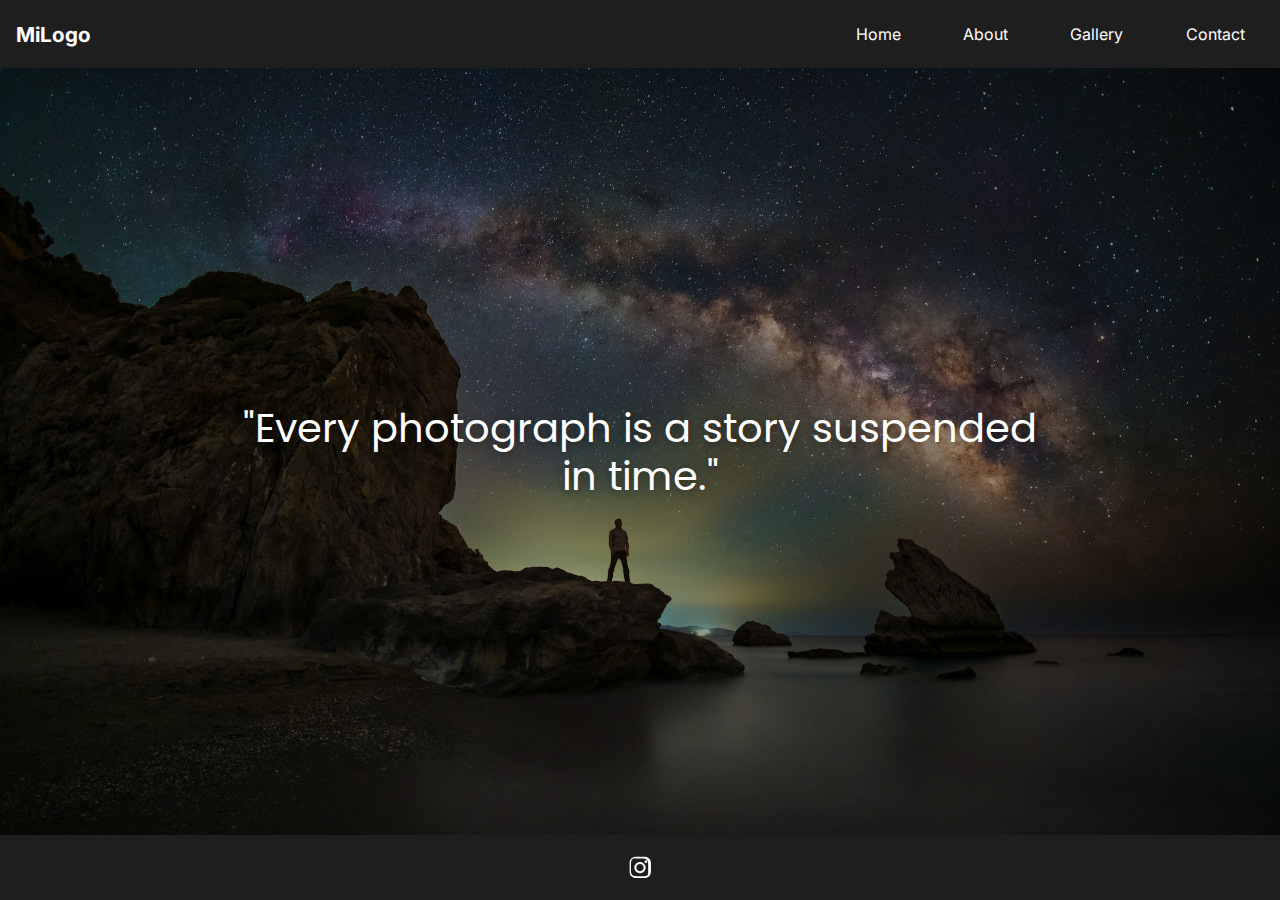
<file: index.html>
<!DOCTYPE html>
<html lang="en">
  <head>
    <meta charset="UTF-8" />
    <meta name="viewport" content="width=device-width, initial-scale=1.0" />
    <link
      rel="stylesheet"
      href="https://fonts.googleapis.com/css2?family=Material+Symbols+Outlined"
    />
    <link
      href="https://fonts.googleapis.com/icon?family=Material+Icons"
      rel="stylesheet"
    />
    <link
      rel="stylesheet"
      href="https://cdnjs.cloudflare.com/ajax/libs/font-awesome/6.4.0/css/all.min.css"
    />
    <title>Toledoplay</title>
    <link
      href="https://fonts.googleapis.com/css2?family=Inter:wght@300;400;500;600;700&family=Poppins:wght@300;400;600&display=swap"
      rel="stylesheet"
    />
    <link rel="stylesheet" href="css/style.css" />
    <link rel="stylesheet" href="css/tablet.css" />
    <link rel="stylesheet" href="css/desktop.css" />
  </head>
  <body>
    <header class="navbar">
      <div class="logo">MiLogo</div>

      <button class="menu-toggle" id="menu-toggle">☰</button>

      <nav class="nav-links" id="nav-links">
        <a href="index.html" class="active">Home</a>
        <a href="about.html">About</a>
        <a href="gallery.html">Gallery</a>
        <a href="contact.html">Contact</a>
      </nav>
    </header>

    <!-- HERO -->
    <main class="main" id="home">
      <section class="hero">
        <picture class="hero__media">
          <source
            srcset="images/hero-desktop.jpg"
            media="(min-width: 1024px)"
          />
          <source srcset="images/hero-tablet.jpg" media="(min-width: 768px)" />
          <img
            src="images/hero-mobile.jpg"
            alt="Fotografía profesional"
            class="hero__img"
          />
        </picture>

        <div class="container hero__content">
          <div class="hero__text">
            <h2 class="hero__quote mobile">
              "Every moment tells its own story."
            </h2>
            <h2 class="hero__quote tablet">
              "Light writes what words cannot."
            </h2>
            <h2 class="hero__quote desktop">
              "Every photograph is a story suspended in time."
            </h2>
          </div>
        </div>
      </section>
    </main>

    <footer class="footer">
      <a
        href="https://www.instagram.com/tu_usuario"
        target="_blank"
        class="instagram__btn"
      >
        <svg viewBox="0 0 448 512" class="instagram-icon">
          <path
            d="M224.1 141c-63.6 0-114.9 51.3-114.9 114.9s51.3 114.9 
          114.9 114.9S339 319.5 339 255.9 287.7 141 224.1 
          141zm0 189.6c-41.2 0-74.7-33.5-74.7-74.7s33.5-74.7 
          74.7-74.7 74.7 33.5 74.7 74.7-33.5 74.7-74.7 
          74.7zm146.4-194.3c0 14.9-12 26.9-26.9 
          26.9s-26.9-12-26.9-26.9 12-26.9 
          26.9-26.9 26.9 12 26.9 
          26.9zm76.1 27.2c-.2-35.2-9.9-66.5-36.2-92.7C384 
          44 352.7 34.3 317.5 34.1c-35.3-.2-140.7-.2-176 
          0C106.2 34.3 74.9 44 49 69.9 22.7 96.1 13 
          127.4 12.8 162.6c-.2 35.3-.2 140.7 0 
          176 0 35.2 9.7 66.5 36 92.8 26.2 26.3 57.5 
          36 92.7 36.2 35.3.2 140.7.2 176 
          0 35.2 0 66.5-9.7 92.8-36 
          26.3-26.2 36-57.5 
          36.2-92.7.2-35.3.2-140.8 
          0-176zm-48.5 216c-7.8 
          19.6-23 34.7-42.6 
          42.5-29.5 11.7-99.5 
          9-132.3 9s-102.7 2.6-132.3-9c-19.6-7.8-34.7-23-42.5-42.6-11.7-29.5-9-99.5-9-132.3s-2.6-102.7 
          9-132.3c7.8-19.6 23-34.7 
          42.6-42.5C104.3 70.7 174.3 
          73.3 207.1 73.3s102.7-2.6 
          132.3 9c19.6 7.8 34.7 23 
          42.5 42.6 11.7 29.5 9 
          99.5 9 132.3s2.7 102.8-9 
          132.4z"
          />
        </svg>
      </a>
    </footer>

    <script src="javascript/menu.js"></script>
  </body>
</html>
</file>
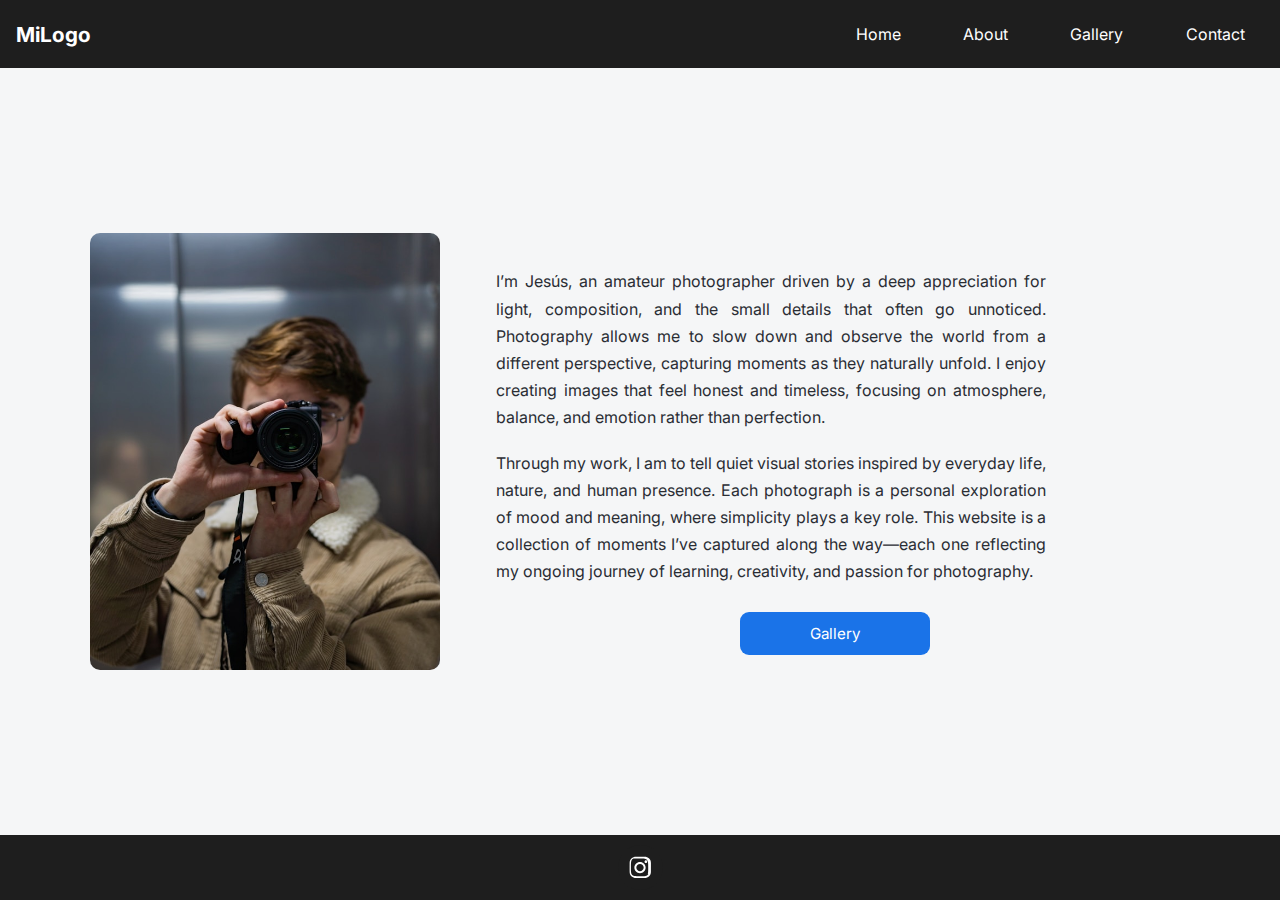
<file: about.html>
<!DOCTYPE html>
<html lang="en">
  <head>
    <meta charset="UTF-8" />
    <meta name="viewport" content="width=device-width, initial-scale=1.0" />
    <link
      rel="stylesheet"
      href="https://fonts.googleapis.com/css2?family=Material+Symbols+Outlined"
    />
    <link
      href="https://fonts.googleapis.com/icon?family=Material+Icons"
      rel="stylesheet"
    />
    <link
      rel="stylesheet"
      href="https://cdnjs.cloudflare.com/ajax/libs/font-awesome/6.4.0/css/all.min.css"
    />
    <title>Toledoplay</title>
    <link
      href="https://fonts.googleapis.com/css2?family=Inter:wght@300;400;500;600;700&family=Poppins:wght@300;400;600&display=swap"
      rel="stylesheet"
    />
    <link rel="stylesheet" href="css/style.css" />
    <link rel="stylesheet" href="css/tablet.css" />
    <link rel="stylesheet" href="css/desktop.css" />
  </head>
  <body>
    <header class="navbar">
      <div class="logo">MiLogo</div>

      <button class="menu-toggle" id="menu-toggle">☰</button>

      <nav class="nav-links" id="nav-links">
        <a href="index.html">Home</a>
        <a href="about.html" class="active">About</a>
        <a href="gallery.html">Gallery</a>
        <a href="contact.html">Contact</a>
      </nav>
    </header>

    <!-- about -->
    <main class="main" id="about">
      <section class="about container">
        <h2>About me</h2>
        <div class="about__img">
          <img src="images/portrait.jpg" alt="portrait" />
        </div>
        <div class="about__me">
          <div class="about__text">
            <p>
              I’m Jesús, an amateur photographer driven by a deep appreciation
              for light, composition, and the small details that often go
              unnoticed. Photography allows me to slow down and observe the
              world from a different perspective, capturing moments as they
              naturally unfold. I enjoy creating images that feel honest and
              timeless, focusing on atmosphere, balance, and emotion rather than
              perfection.
            </p>
            <p>
              Through my work, I am to tell quiet visual stories inspired by
              everyday life, nature, and human presence. Each photograph is a
              personal exploration of mood and meaning, where simplicity plays a
              key role. This website is a collection of moments I’ve captured
              along the way—each one reflecting my ongoing journey of learning,
              creativity, and passion for photography.
            </p>
            <div class="btn">Gallery</div>
          </div>
        </div>
      </section>
    </main>

    <footer class="footer">
      <a
        href="https://www.instagram.com/tu_usuario"
        target="_blank"
        class="instagram__btn"
      >
        <svg viewBox="0 0 448 512" class="instagram-icon">
          <path
            d="M224.1 141c-63.6 0-114.9 51.3-114.9 114.9s51.3 114.9 
          114.9 114.9S339 319.5 339 255.9 287.7 141 224.1 
          141zm0 189.6c-41.2 0-74.7-33.5-74.7-74.7s33.5-74.7 
          74.7-74.7 74.7 33.5 74.7 74.7-33.5 74.7-74.7 
          74.7zm146.4-194.3c0 14.9-12 26.9-26.9 
          26.9s-26.9-12-26.9-26.9 12-26.9 
          26.9-26.9 26.9 12 26.9 
          26.9zm76.1 27.2c-.2-35.2-9.9-66.5-36.2-92.7C384 
          44 352.7 34.3 317.5 34.1c-35.3-.2-140.7-.2-176 
          0C106.2 34.3 74.9 44 49 69.9 22.7 96.1 13 
          127.4 12.8 162.6c-.2 35.3-.2 140.7 0 
          176 0 35.2 9.7 66.5 36 92.8 26.2 26.3 57.5 
          36 92.7 36.2 35.3.2 140.7.2 176 
          0 35.2 0 66.5-9.7 92.8-36 
          26.3-26.2 36-57.5 
          36.2-92.7.2-35.3.2-140.8 
          0-176zm-48.5 216c-7.8 
          19.6-23 34.7-42.6 
          42.5-29.5 11.7-99.5 
          9-132.3 9s-102.7 2.6-132.3-9c-19.6-7.8-34.7-23-42.5-42.6-11.7-29.5-9-99.5-9-132.3s-2.6-102.7 
          9-132.3c7.8-19.6 23-34.7 
          42.6-42.5C104.3 70.7 174.3 
          73.3 207.1 73.3s102.7-2.6 
          132.3 9c19.6 7.8 34.7 23 
          42.5 42.6 11.7 29.5 9 
          99.5 9 132.3s2.7 102.8-9 
          132.4z"
          />
        </svg>
      </a>
    </footer>

    <script src="javascript/menu.js"></script>
  </body>
</html>
</file>
<file: css/style.css>
:root {
  /* Fondo */
  --color-bg: #f5f6f7;

  /* Texto */
  --color-text: #2a2d34;
  --color-text-light: #6f7277;

  /* Botones */
  --color-primary: #1a73e8;
  --color-primary-hover: #1666cc;
  --color-link: #4b8df7;

  --white: #ffffff;
  --black: #1e1e1e;
}

/* RESET */
*,
::before,
::after {
  box-sizing: border-box;
  margin: 0;
  padding: 0;
}
html,
body {
  height: 100%;
}
body {
  min-height: 100vh;
  display: flex;
  flex-direction: column;
}
ol,
ul {
  list-style: none;
}
img {
  max-width: 100%;
  height: auto;
  display: block;
}
h1,
h2,
h3 {
  font-family: "Poppins", sans-serif;
  margin: 0;
}
a {
  text-decoration: none;
}

body {
  background: var(--color-bg);
  color: var(--color-text);
  font-family: "Inter", sans-serif;
  display: flex;
  flex-direction: column;
  min-height: 100vh;
}

.btn {
  align-items: flex-start;
  text-align: center;
  margin-top: 8px;
  font-size: 0.95rem;
  padding: 10px 18px;
  color: var(--white);
  background-color: var(--color-primary);
  border-radius: 9px;
  text-decoration: none;
  cursor: pointer;
  transition: background-color 0.3s ease;
  transform: 0.2s ease;
  box-shadow: 0.3s ease;

  &:hover {
    background-color: var(--color-primary-hover);
    transform: translateY(-2px);
    box-shadow: 0 8px 10px rgba(26, 115, 232, 0.25);
  }
}

/* Containers */
.container {
  width: 100%;
  max-width: 1100px;
  margin: 0 auto;
  padding: 0 20px;
  box-sizing: border-box;
}

/* HEADER */
.navbar {
  position: relative;
  display: flex;
  align-items: center;
  justify-content: space-between;
  background-color: var(--black);
  padding: 1rem;
  color: var(--white);
  z-index: 10;
}

.logo {
  font-size: 1.3rem;
  font-weight: bold;
}

.menu-toggle {
  font-size: 1.5rem;
  background: none;
  border: none;
  color: var(--white);
  cursor: pointer;
  z-index: 20;
}

/* Menú oculto en mobile */
.nav-links {
  position: absolute;
  top: 100%;
  left: 0;
  width: 100%;
  height: calc(100vh - 64px);
  background-color: var(--black);
  display: none;
  flex-direction: column;
  align-items: center;
  justify-content: center;
}

.nav-links a {
  color: var(--white);
  text-decoration: none;
  font-size: 1.5rem;
  padding: 2rem 0;
  transition: transform 0.3s ease;

  &:hover {
    background-color: var(--color-link);
    color: var(--black);
    font-weight: bold;
    width: 100%;
    text-align: center;
    transform: translateY(-3px);
  }
  & .active {
    color: var(--color-primary-hover);
    font-weight: bold;
    border-bottom: 2px solid var(--color-primary-hover);
  }
}

/* Clase que se activa con JS */
.nav-links.active {
  display: flex;
}

/* HERO - MOBILE FIRST */
.main {
  flex: 1;
  display: flex;
}
.hero {
  position: relative;
  flex: 1;
  width: 100%;
  overflow: hidden;
  display: flex;
}

.hero__media {
  position: absolute;
  inset: 0;
}

.hero__img {
  width: 100%;
  height: 100%;
  object-fit: cover;
  filter: brightness(60%);
}
.hero__content {
  position: relative;
  z-index: 2;
  display: flex;
  align-items: center;
  justify-content: center;
  flex: 1;
}

.hero__text {
  color: var(--white);
  text-align: center;
  padding: 0 20px;
  max-width: 800px;
}

/* Frases por defecto - Mobile visible, otras ocultas */
.hero__quote {
  text-shadow: 0 2px 10px rgba(0, 0, 0, 0.4);
  font-size: 1.5rem;
  line-height: 1.3;
  font-weight: 400;
  margin: 0;
}

.hero__quote.tablet,
.hero__quote.desktop {
  display: none;
}

.hero__quote.mobile {
  display: block;
}

/* -----------------------Footer section -------------------------------*/
.footer {
  height: 65px;
  background: var(--black);
  display: flex;
  justify-content: center;
  align-items: center;
  flex-shrink: 0;
}

.instagram__btn {
  width: 45px;
  height: 45px;
  background: var(--black);
  border-radius: 50%;
  display: flex;
  justify-content: center;
  align-items: center;
  transition: transform 0.2s ease, background-color 0.3s ease;
}
.instagram__btn:hover {
  transform: scale(1.15);
  background: var(--color-text);
}

.instagram-icon {
  width: 22px;
  fill: var(--white);
}

/*----------------------------------------------------about page---------------------------------------------------------**/

.about h2 {
  text-align: center;
  margin: 20px 0;
}
.about__img {
  width: 100%;
  aspect-ratio: 4 / 5;
  overflow: hidden;
  border-radius: 10px;

  & img {
    width: 100%;
    height: 100%;
    object-fit: cover;
    display: block;
  }
}
.about__me {
  margin-top: 20px;
  padding: 24px 16px;
}
.about__text {
  display: flex;
  flex-direction: column;
  gap: 16px;

  & p {
    font-size: 1rem;
    line-height: 1.7;
    color: var(--color-text);
    max-width: 60ch;
    text-align: justify;
    text-justify: inter-word;
  }
}

/*----------------------------------------------------gallery page---------------------------------------------------------**/

.gallery {
  display: grid;
  gap: 20px;
  align-items: stretch;
  grid-template-columns: repeat(auto-fit, minmax(220px, 1fr));
  padding: 1rem;
}
.card {
  aspect-ratio: 1 / 1;
  overflow: hidden;
  border-radius: 12px;

  & img {
    width: 100%;
    height: 100%;
    object-fit: cover;
    display: block;
    transition: transform 0.4s ease;
  }

  &:hover {
    transform: scale(1.03);
  }
}

.lightbox {
  position: fixed;
  inset: 0;
  background: rgba(0, 0, 0, 0.85);
  display: flex;
  justify-content: center;
  align-items: center;
  opacity: 0;
  pointer-events: none;
  transition: opacity 0.3s ease;
  z-index: 1000;
}

.lightbox.active {
  opacity: 1;
  pointer-events: auto;
}

.lightbox__img {
  max-width: 90%;
  max-height: 90vh;
  border-radius: 12px;
}
.lightbox__img[src=""] {
  display: none;
}

.lightbox__close {
  position: absolute;
  top: 24px;
  right: 24px;
  font-size: 2.5rem;
  color: var(--white);
  cursor: pointer;
}

/**--------------------------------contact section---------------------------------------*/

.contact {
  padding: 1.6rem 0;
  flex-grow: 1;
}

.contact h2 {
  font-size: 2rem;
  text-align: center;
  margin-bottom: 2rem;
  color: var(--color-text);
  font-weight: 600;
}

/* Contact Card - Mobile: solo formulario */
.contact__card {
  background: var(--white);
  border-radius: 12px;
  overflow: hidden;
  box-shadow: 0 4px 12px rgba(0, 0, 0, 0.08);
}

/* Ocultar imagen en mobile */
.contact__image {
  display: none;
}

/* Contact Form */
.contact__form {
  padding: 2rem;
}

.contact__form label {
  display: block;
  margin-bottom: 1.5rem;
  font-size: 0.95rem;
  color: var(--color-text);
  font-weight: 500;
}

.contact__form input,
.contact__form textarea {
  width: 100%;
  padding: 12px 15px;
  margin-top: 0.5rem;
  border: 1.5px solid var(--color-bg);
  border-radius: 8px;
  font-family: "Inter", sans-serif;
  font-size: 1rem;
  background: var(--white);
  transition: border-color 0.3s ease, box-shadow 0.3s ease;
}

.contact__form input:focus,
.contact__form textarea:focus {
  outline: none;
  border-color: var(--color-primary);
  box-shadow: 0 0 0 3px rgba(26, 115, 232, 0.15);
}

.contact__form input::placeholder,
.contact__form textarea::placeholder {
  color: var(--color-text-light);
  opacity: 0.7;
}

.contact__form textarea {
  resize: vertical;
  min-height: 120px;
}

.contact__form .btn {
  width: 100%;
  padding: 12px;
  font-size: 1rem;
  font-weight: 500;
  border: none;
  margin-top: 0.5rem;
}
</file>
<file: css/tablet.css>
@media (min-width: 700px) {
  .container {
    padding: 0 50px;
  }

  .hero {
    flex: 1;
  }

  /* Cambiar frase en tablet */
  .hero__quote.mobile,
  .hero__quote.desktop {
    display: none;
  }

  .hero__quote.tablet {
    display: block;
    font-size: 2rem;
  }

  .hero__text {
    padding: 0 40px;
  }

  .about__img {
    max-width: 450px;
    margin-right: auto;
    margin-left: auto;
  }

  /* ----------------------- Contact Section - Tablet ------------------------------- */

  .contact h2 {
    font-size: 2.5rem;
    margin-bottom: 3rem;
  }

  .contact__card {
    max-width: 600px;
    margin: 0 auto;
  }

  .contact__form {
    padding: 2rem;
  }

  .contact__form label {
    margin-bottom: 0.8rem;
    font-size: 0.9rem;
  }

  .contact__form input,
  .contact__form textarea {
    padding: 10px 12px;
    font-size: 0.9rem;
  }
  .contact__form textarea {
    min-height: 70px;
  }

  .contact__form .btn {
    padding: 14px;
    font-size: 1.05rem;
  }
}
</file>
<file: css/desktop.css>
@media (min-width: 850px) {
  .container {
    padding: 0;
  }

  /* Header*/

  .menu-toggle {
    display: none;
  }

  .nav-links {
    position: static;
    height: auto;
    width: auto;
    display: flex;
    flex-direction: row;
    background: none;
  }

  .nav-links a {
    font-size: 1rem;
    margin-left: 1.5rem;
    padding: 0.5rem 1.2rem;
    transition: transform 0.3s ease;
    border-radius: 8px;

    &:hover {
      transform: translateY(-3px);
    }
  }

  /* Cambiar frase en desktop */
  .hero__quote.mobile,
  .hero__quote.tablet {
    display: none;
  }

  .hero__quote.desktop {
    display: block;
    font-size: 2.5rem;
    line-height: 1.2;
  }

  .hero__text {
    max-width: 900px;
  }

  /*-------------------------------about page------------------------------**/

  .about {
    display: flex;
    flex-direction: row;
    gap: 40px;
    align-items: center;
  }
  .about__img {
    flex: 1;
    max-width: 350px;
  }
  .about__me {
    flex: 1;
    display: flex;
    flex-direction: column;
  }
  .about__text {
    gap: 18px;

    & p {
      max-width: 55ch;
    }
  }
  .about h2 {
    display: none;
  }

  .btn {
    padding: 12px 70px;
    align-self: center;
  }

  /*---------------- contact section -------------------------**/
  .contact {
    padding: 3rem 0;
  }

  .contact h2 {
    font-size: 2.5rem;
    margin-bottom: 2.5rem;
  }

  .contact__card {
    display: flex;
    max-width: 900px;
    height: 450px;
    margin: 0 auto;
  }

  .contact__image {
    display: block;
    flex: 1;
    min-width: 0;
    overflow: hidden;
  }

  .contact__image img {
    width: 100%;
    height: 100%;
    object-fit: cover;
    transition: transform 0.5s ease;
  }

  .contact__card:hover .contact__image img {
    transform: scale(1.03);
  }
  .contact__form {
    flex: 1;
    padding: 2rem 2.5rem;
    display: flex;
    flex-direction: column;
    justify-content: center;
  }

  .contact__form label {
    margin-bottom: 1rem;
  }

  .contact__form input,
  .contact__form textarea {
    padding: 12px 15px;
    font-size: 0.95rem;
    margin-top: 0.3rem;
  }

  .contact__form textarea {
    min-height: 90px;
  }

  .contact__form .btn {
    padding: 12px;
    font-size: 1rem;
    font-weight: 500;
    margin-top: 0.5rem;
  }
}
</file>
